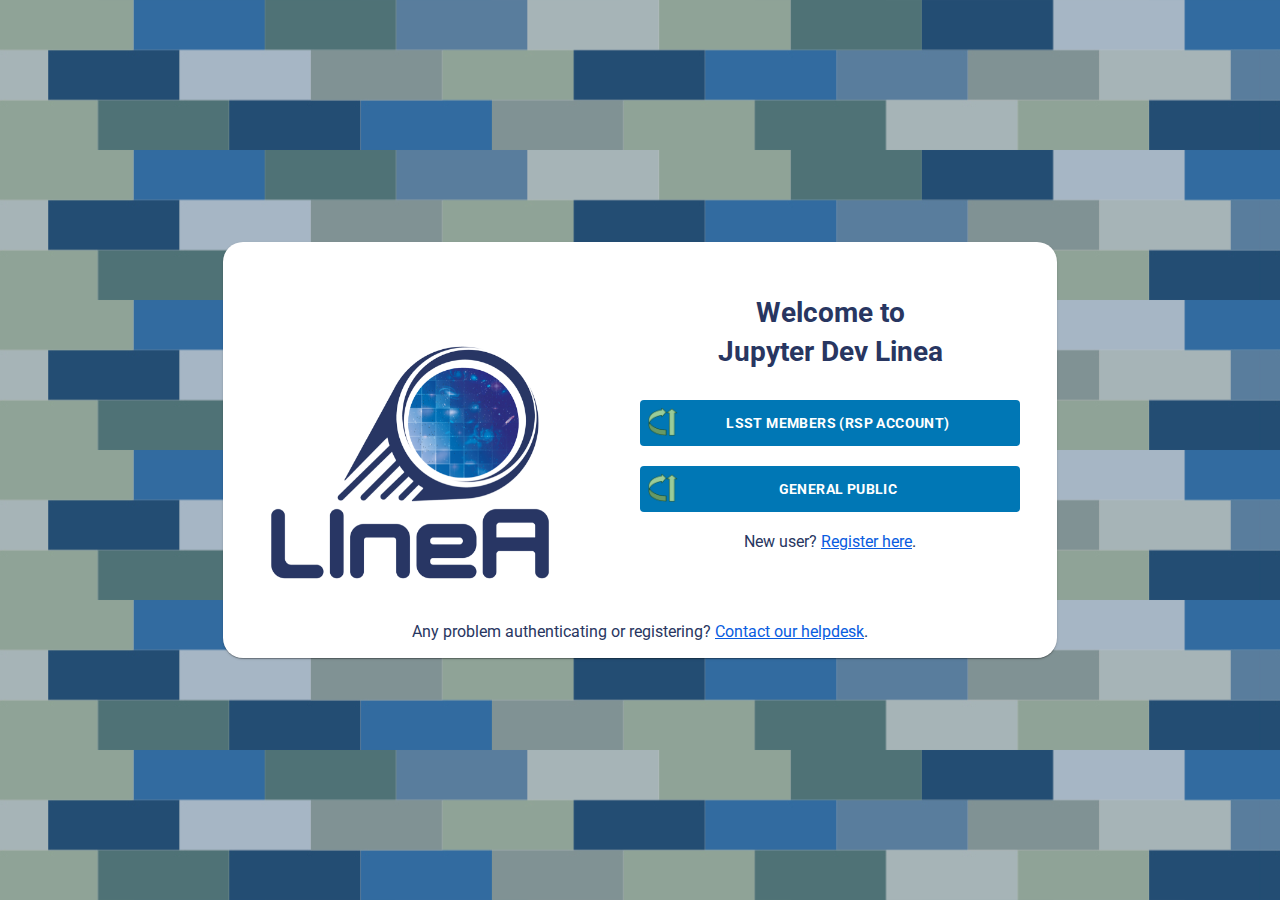
<file: eds-dev/index.html>
<!DOCTYPE html>
<html lang="en">
  <head>
    <meta charset="UTF-8" />
    <meta http-equiv="X-UA-Compatible" content="IE=edge" />
    <meta name="viewport" content="width=device-width, initial-scale=1.0" />
    
    <link rel="preconnect" href="https://fonts.gstatic.com" />
    <link href="https://fonts.googleapis.com/css2?family=Roboto:wght@400;700&display=swap" rel="stylesheet"/>
    <link rel="stylesheet" type="text/css" href="styles.css">
    <link rel="shortcut icon" type="imagex/png" href="images/favicon.png">
  </head>

  <body class="container">
    <div class="card">
      <div class="row">
        <div class="col-md-6">
          <div class="logo">
            <img src="images/linea-logo.png" alt="LIneA Logo" />
          </div>
        </div>

        <div class="col-md-6">
          <div class="card-header">
            <h3 style="margin-bottom: 0px; margin-top: 2.3rem;"> Welcome to </h3>
            <h3 id="edsTitle"></h3>
          </div>

          <!---div class="MuiFormControl-root">
            <a href="javascript:void(0);" onclick="window.location.href = config.generateLoginUrl('cafe');" class="btn btn-cafe">
              <div class="cafe-icon-wrapper">
                <img class="cafe-icon" src="/eds/images/cafe_logo.png" />
              </div>
              <span>Login with CAFe</span>
            </a>
          </div-->
        
          <div class="MuiFormControl-root" >
            <a href="javascript:void(0);" onclick="window.location.href = config.generateLoginUrl('rubin');" class="btn btn-cilogon">
              <div class="cilogon-icon-wrapper">
                <img class="cilogon-icon" src="images/cilogon_logo.png" />
              </div>
              <span style="margin-left: 1rem;">LSST Members (RSP Account)</span>
            </a>
          </div>

          <div class="MuiFormControl-root" >
            <a href="javascript:void(0);" onclick="window.location.href = config.generateLoginUrl('cilogon');" class="btn btn-cilogon">
              <div class="cilogon-icon-wrapper">
                <img class="cilogon-icon" src="images/cilogon_logo.png" />
              </div>
              <span style="margin-left: 1rem;">General Public</span>
            </a>
          </div>

          <!--div class="MuiFormControl-root" style="margin-bottom: 5px;">
            <a href="javascript:void(0);" onclick="window.location.href = config.generateLoginUrl('google');" class="btn btn-cilogon">
              <div class="cilogon-icon-wrapper">
                <img class="cilogon-icon" src="/eds/images/google_logo.png" />
              </div>
              <span>Login with Google</span>
            </a>
          </div-->

          <p class="new-user">
            New user? <a href="https://docs.linea.org.br/primeiros_passos.html" target="_blank" style="color: #095ce0;">Register here</a>.
          </p>
        </div>
      </div>

      <div class="terms-and-info">
        <p style="color: #283661; margin-top: 2rem; margin-bottom: 0rem; text-align: center;">
          Any problem authenticating or registering? <a href="mailto:helpdesk@linea.org.br" target="_blank">Contact our helpdesk</a>.
        </p>
      </div>
    </div>
    
    <script src="config.js"></script>
  </body>
</html>
</file>
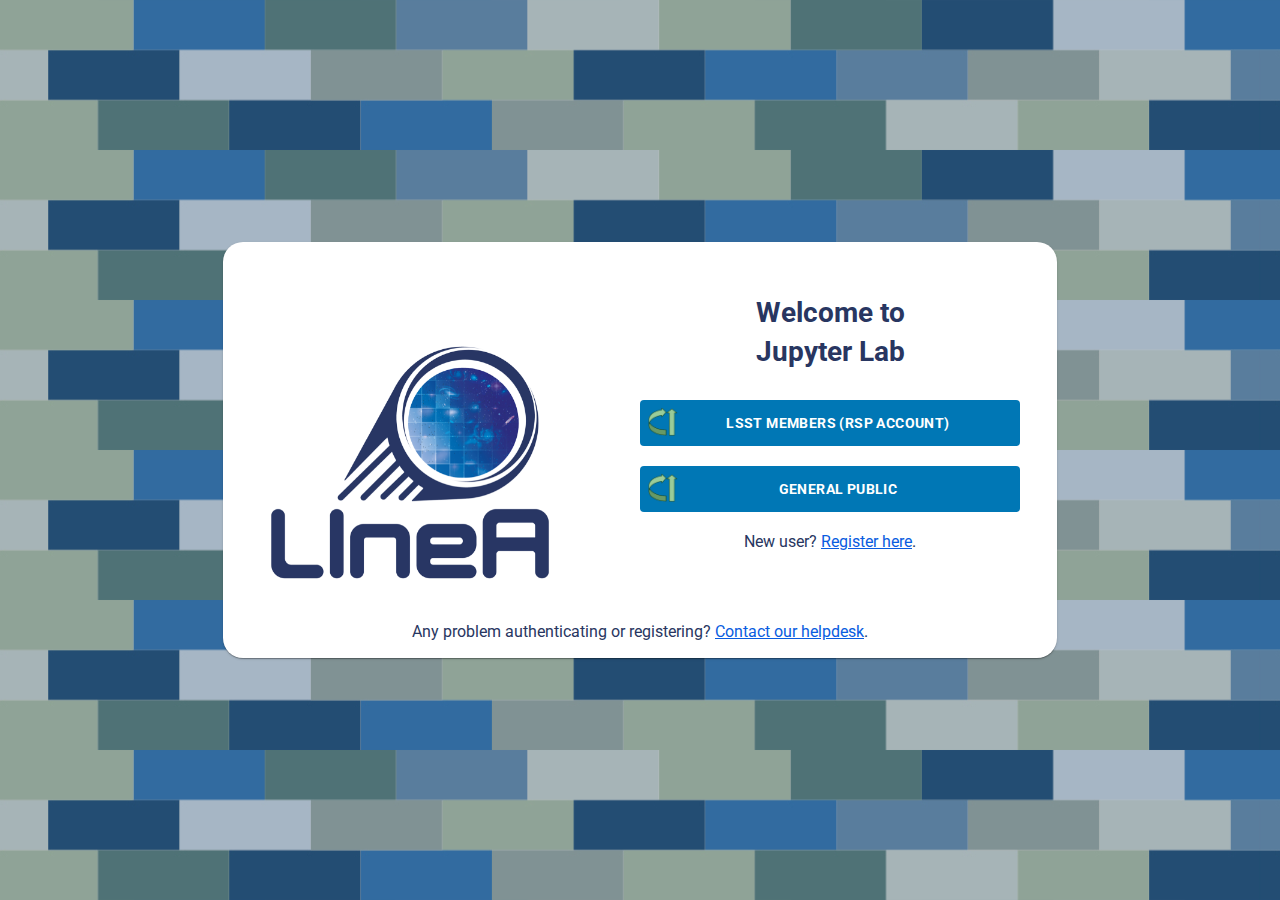
<file: eds/index.html>
<!DOCTYPE html>
<html lang="en">
  <head>
    <meta charset="UTF-8" />
    <meta http-equiv="X-UA-Compatible" content="IE=edge" />
    <meta name="viewport" content="width=device-width, initial-scale=1.0" />
    
    <link rel="preconnect" href="https://fonts.gstatic.com" />
    <link href="https://fonts.googleapis.com/css2?family=Roboto:wght@400;700&display=swap" rel="stylesheet"/>
    <link rel="stylesheet" type="text/css" href="styles.css">
    <link rel="shortcut icon" type="imagex/png" href="images/favicon.png">
  </head>

  <body class="container">
    <div class="card">
      <div class="row">
        <div class="col-md-6">
          <div class="logo">
            <img src="images/linea-logo.png" alt="LIneA Logo" />
          </div>
        </div>

        <div class="col-md-6">
          <div class="card-header">
            <h3 style="margin-bottom: 0px; margin-top: 2.3rem;"> Welcome to </h3>
            <h3 id="edsTitle"></h3>
          </div>

          <!---div class="MuiFormControl-root">
            <a href="javascript:void(0);" onclick="window.location.href = config.generateLoginUrl('cafe');" class="btn btn-cafe">
              <div class="cafe-icon-wrapper">
                <img class="cafe-icon" src="/eds/images/cafe_logo.png" />
              </div>
              <span>Login with CAFe</span>
            </a>
          </div-->
        
          <div class="MuiFormControl-root" >
            <a href="javascript:void(0);" onclick="window.location.href = config.generateLoginUrl('rubin');" class="btn btn-cilogon">
              <div class="cilogon-icon-wrapper">
                <img class="cilogon-icon" src="images/cilogon_logo.png" />
              </div>
              <span style="margin-left: 1rem;">LSST Members (RSP Account)</span>
            </a>
	  </div>

          <div class="MuiFormControl-root" >
            <a href="javascript:void(0);" onclick="window.location.href = config.generateLoginUrl('cilogon');" class="btn btn-cilogon">
              <div class="cilogon-icon-wrapper">
                <img class="cilogon-icon" src="images/cilogon_logo.png" />
              </div>
              <span style="margin-left: 1rem;">General Public</span>
            </a>
          </div>

          <!--div class="MuiFormControl-root" style="margin-bottom: 5px;">
            <a href="javascript:void(0);" onclick="window.location.href = config.generateLoginUrl('google');" class="btn btn-cilogon">
              <div class="cilogon-icon-wrapper">
                <img class="cilogon-icon" src="/eds/images/google_logo.png" />
              </div>
              <span>Login with Google</span>
            </a>
          </div-->

          <p class="new-user">
            New user? <a href="https://docs.linea.org.br/primeiros_passos.html" target="_blank" style="color: #095ce0;">Register here</a>.
          </p>
        </div>
      </div>

      <div class="terms-and-info">
        <p style="color: #283661; margin-top: 2rem; margin-bottom: 0rem; text-align: center;">
          Any problem authenticating or registering? <a href="mailto:helpdesk@linea.org.br" target="_blank">Contact our helpdesk</a>.
        </p>
      </div>
    </div>
    
    <script src="config.js"></script>
  </body>
</html>
</file>
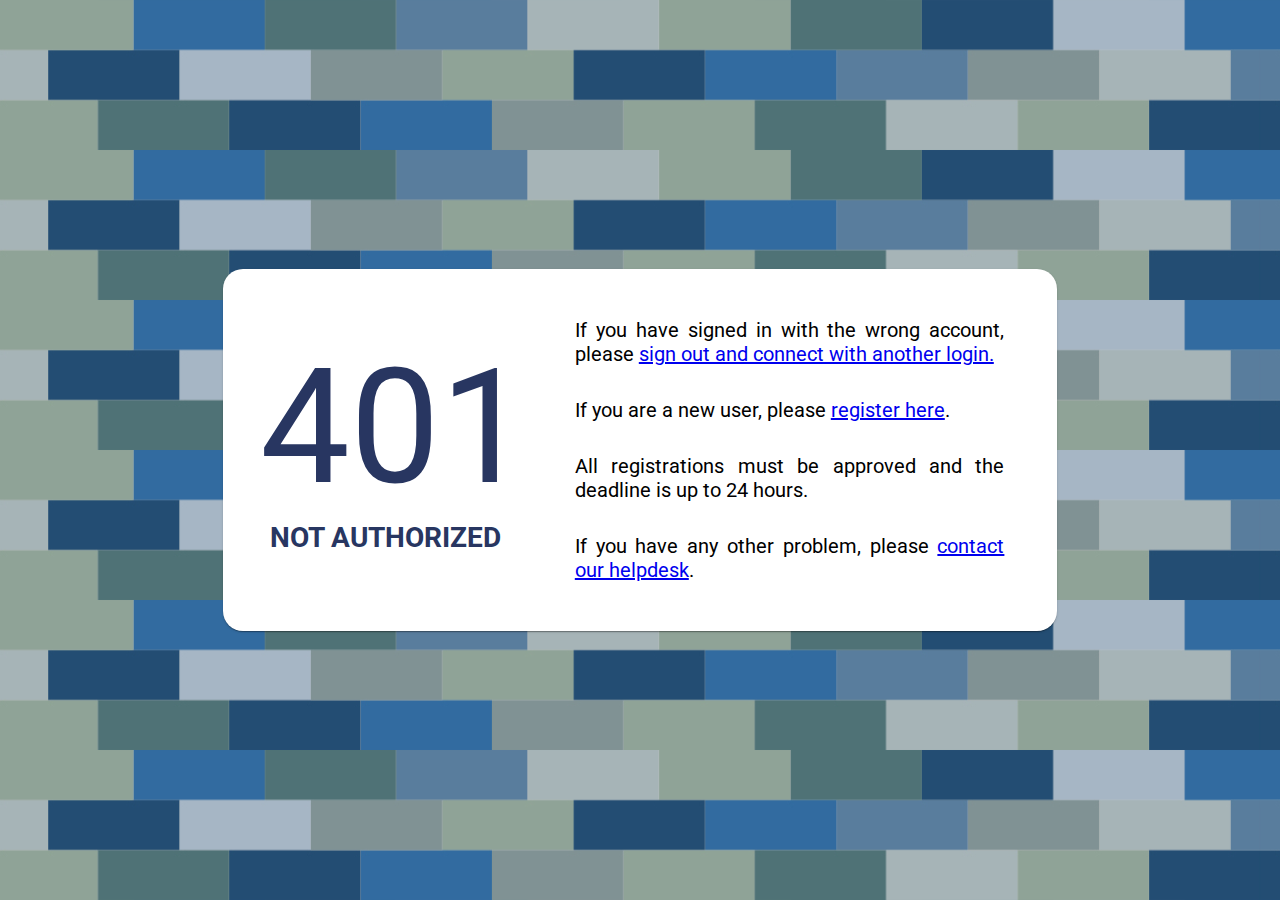
<file: eds-dev/not_authorized.html>
<!DOCTYPE html>
<html lang="en">
  <head>
    <meta charset="UTF-8" />
    <meta http-equiv="X-UA-Compatible" content="IE=edge" />
    <meta name="viewport" content="width=device-width, initial-scale=1.0" />
    
    <link rel="preconnect" href="https://fonts.gstatic.com" />
    <link href="https://fonts.googleapis.com/css2?family=Roboto:wght@400;700&display=swap" rel="stylesheet"/>
    <link rel="stylesheet" type="text/css" href="styles_401.css">
    <link rel="shortcut icon" type="imagex/png" href="/eds/images/favicon.png">
  </head>

  <body class="container">
    <div class="card">
      <div class="row" style="align-items: center;">
        <div class="col-md-4" style="align-content: center;">
          <div class="erro">
            401
          </div>
          <div class="card-header">
            <h3 style="margin-bottom: 3rem; margin-top: 0px; align-content: center;">
                NOT AUTHORIZED
            </h3>
          </div>
        </div>

        <div class="col-md-8" style="font-size: 20px;">
          <p class="text" style="margin-top: 0;">
            If you have signed in with the wrong account, please
            <a href="http://jupyter.linea.org.br/Shibboleth.sso/Logout?return=http://jupyter.linea.org.br">
                sign out and connect with another login.
            </a>
          </p>
          <p class="text">
            If you are a new user, please <a href="https://docs.linea.org.br/primeiros_passos.html">register here</a>.
          </p>
          <p class="text">
            All registrations must be approved and the deadline is up to 24 hours.
          </p>
          <p class="text" style="margin-bottom: 0;">
            If you have any other problem, please <a href="malito:helpdesk@linea.org.br" target="_blank">contact our helpdesk</a>.
          </p>
        </div>
      </div>
    </div>
  </body>
</html>
</file>
<file: eds-dev/styles.css>
html,
body {
  height: 100%;
}

body.container {
  background-image: url('/eds/images/background.jpg');
  background-repeat: round;
  background-attachment: fixed;
  width: 100% !important;

  display: flex;
  align-items: center;
  justify-content: center;

  font-family: Roboto, sans-serif;

  padding: 0;
  margin: 0;
}

@media only screen and (min-device-width: 768px){
  .logo {
    max-width: 500px;
    margin: 5rem 5rem 0 0;
  }
  
  .logo img {
    max-width: 100%;
    height: auto;
    width: 100%;
  }
  
  .row{
    --bs-gutter-x: 1.5rem;
    --bs-gutter-y: 0;
    display: flex;
    flex-wrap: nowrap;
    margin-top: calc(var(--bs-gutter-y) * -1);
    margin-right: calc(var(--bs-gutter-x) * -.5);
    margin-left: calc(var(--bs-gutter-x) * -.5);
    padding: 0 2rem;
  }

  .col-md-6{
    flex: 0 0 auto;
    width: 50%;
  }
}

@media only screen and (max-device-width: 767px){
  .logo {
    max-width: 250px;
    margin: auto;
  }
  
  .logo img {
    max-width: 100%;
    height: auto;
    width: 100%;
  }
  
  .col-md-6{
    flex: 0 0 auto;
    width: 100%;
  }
}

.card {
  background-color: #fff;
  padding: 16px;
  margin: 2rem;
  border-radius: 20px;
  border: 1px solid rgba(255, 255, 255, 0.12);
  box-shadow: 0px 2px 1px -1px rgba(0, 0, 0, 0.2), 0px 1px 1px 0px rgba(0, 0, 0, 0.14),
    0px 1px 3px 0px rgba(0, 0, 0, 0.12);
}

.container .card {
  max-width: 800px;
}

.card form {
  display: flex;
  flex-direction: column;
}

.card-header {
  display: flex;
  flex-direction: column;
  justify-content: flex-start;
  align-items: center;
  margin-bottom: 12px;
}

.card-header h3 {
  margin: 6px 0 10px;
  color: #283661;
  font-weight: bold;
  font-size: 28px;
}

.card .MuiFormControl-root {
  border: 0;
  display: inline-flex;
  padding: 0;
  position: relative;
  min-width: 0;
  flex-direction: column;
  vertical-align: top;
  margin: 10px 0;
  width: 100%;
}

.card .MuiInputLabel-root {
  color: #666;
  padding: 0;
  font-size: 16px;
  font-weight: 700;
  line-height: 1;
  letter-spacing: 0.00938em;

  z-index: 1;
  transform: translate(14px, -6px) scale(0.75);
  pointer-events: none;

  transition: color 200ms cubic-bezier(0, 0, 0.2, 1) 0ms,
    transform 200ms cubic-bezier(0, 0, 0.2, 1) 0ms;

  top: 0;
  left: 0;
  position: absolute;
}

.MuiFormControl-root .btn {
  width: 100%;
  padding: 8px 16px;
  font-size: 14px;
  box-sizing: border-box;
  transition: background-color 250ms cubic-bezier(0.4, 0, 0.2, 1) 0ms,
    box-shadow 250ms cubic-bezier(0.4, 0, 0.2, 1) 0ms,
    border 250ms cubic-bezier(0.4, 0, 0.2, 1) 0ms;
  font-weight: 700;
  line-height: 2;
  border-radius: 4px;
  letter-spacing: 0.02857em;
  text-transform: uppercase;
  background-color: #283661;
  color: #fff;
  display: inline-block;
  margin-bottom: 0;
  font-weight: 700;
  text-align: center;
  touch-action: manipulation;
  cursor: pointer;
  border: 1px solid transparent;
  user-select: none;
  text-decoration: none;
}

.MuiFormControl-root .btn:hover,
.MuiFormControl-root .btn:active,
.MuiFormControl-root .btn:focus {
  color: #fff;
}

.MuiFormControl-root .btn.btn-google .google-icon-wrapper .google-icon {
  position: absolute;
  margin-top: 8px;
  margin-left: 7px;
  left: 0;
  top: 0;
  max-width: 30px;
}

.MuiFormControl-root .btn.btn-google:active {
  background: #1669f2;
}

.MuiFormControl-root .btn.btn-facebook {
  background-color: rgb(60, 90, 154);
}

.MuiFormControl-root .btn.btn-facebook .facebook-icon-wrapper .facebook-icon {
  position: absolute;
  left: 4px;
  top: 50%;
  transform: translateY(-50%);
}

.MuiFormControl-root .btn.btn-cilogon {
  background-color: rgb(0, 119, 181);
}

.MuiFormControl-root .btn.btn-cilogon .cilogon-icon-wrapper .cilogon-icon {
  position: absolute;
  margin-top: 7px;
  margin-left: 8px;
  left: 0;
  top: 0;
  max-width: 30px;
}

.MuiFormControl-root .btn.btn-cafe .cafe-icon-wrapper .cafe-icon {
  position: absolute;
  margin-top: 5px;
  margin-left: 8px;
  left: 0;
  top: 0;
  max-width: 30px;
}

.MuiFormControl-root .btn.btn-cafe {
  background-color: rgb(0, 119, 181);
}

.new-user{
  color: #283661;
  text-align: center;
  margin-top: 10px;
}

.terms-and-info {
  margin: 0 8px;
  max-width: 100%;
  text-align: justify;
}
.terms-and-info a,
.terms-and-info a:hover {
  color: #095ce0;
}
</file>
<file: eds/styles.css>
html,
body {
  height: 100%;
}

body.container {
  background-image: url('/eds/images/background.jpg');
  background-repeat: round;
  background-attachment: fixed;
  width: 100% !important;

  display: flex;
  align-items: center;
  justify-content: center;

  font-family: Roboto, sans-serif;

  padding: 0;
  margin: 0;
}

@media only screen and (min-device-width: 768px){
  .logo {
    max-width: 500px;
    margin: 5rem 5rem 0 0;
  }
  
  .logo img {
    max-width: 100%;
    height: auto;
    width: 100%;
  }
  
  .row{
    --bs-gutter-x: 1.5rem;
    --bs-gutter-y: 0;
    display: flex;
    flex-wrap: nowrap;
    margin-top: calc(var(--bs-gutter-y) * -1);
    margin-right: calc(var(--bs-gutter-x) * -.5);
    margin-left: calc(var(--bs-gutter-x) * -.5);
    padding: 0 2rem;
  }

  .col-md-6{
    flex: 0 0 auto;
    width: 50%;
  }
}

@media only screen and (max-device-width: 767px){
  .logo {
    max-width: 250px;
    margin: auto;
  }
  
  .logo img {
    max-width: 100%;
    height: auto;
    width: 100%;
  }
  
  .col-md-6{
    flex: 0 0 auto;
    width: 100%;
  }
}

.card {
  background-color: #fff;
  padding: 16px;
  margin: 2rem;
  border-radius: 20px;
  border: 1px solid rgba(255, 255, 255, 0.12);
  box-shadow: 0px 2px 1px -1px rgba(0, 0, 0, 0.2), 0px 1px 1px 0px rgba(0, 0, 0, 0.14),
    0px 1px 3px 0px rgba(0, 0, 0, 0.12);
}

.container .card {
  max-width: 800px;
}

.card form {
  display: flex;
  flex-direction: column;
}

.card-header {
  display: flex;
  flex-direction: column;
  justify-content: flex-start;
  align-items: center;
  margin-bottom: 12px;
}

.card-header h3 {
  margin: 6px 0 10px;
  color: #283661;
  font-weight: bold;
  font-size: 28px;
}

.card .MuiFormControl-root {
  border: 0;
  display: inline-flex;
  padding: 0;
  position: relative;
  min-width: 0;
  flex-direction: column;
  vertical-align: top;
  margin: 10px 0;
  width: 100%;
}

.card .MuiInputLabel-root {
  color: #666;
  padding: 0;
  font-size: 16px;
  font-weight: 700;
  line-height: 1;
  letter-spacing: 0.00938em;

  z-index: 1;
  transform: translate(14px, -6px) scale(0.75);
  pointer-events: none;

  transition: color 200ms cubic-bezier(0, 0, 0.2, 1) 0ms,
    transform 200ms cubic-bezier(0, 0, 0.2, 1) 0ms;

  top: 0;
  left: 0;
  position: absolute;
}

.MuiFormControl-root .btn {
  width: 100%;
  padding: 8px 16px;
  font-size: 14px;
  box-sizing: border-box;
  transition: background-color 250ms cubic-bezier(0.4, 0, 0.2, 1) 0ms,
    box-shadow 250ms cubic-bezier(0.4, 0, 0.2, 1) 0ms,
    border 250ms cubic-bezier(0.4, 0, 0.2, 1) 0ms;
  font-weight: 700;
  line-height: 2;
  border-radius: 4px;
  letter-spacing: 0.02857em;
  text-transform: uppercase;
  background-color: #283661;
  color: #fff;
  display: inline-block;
  margin-bottom: 0;
  font-weight: 700;
  text-align: center;
  touch-action: manipulation;
  cursor: pointer;
  border: 1px solid transparent;
  user-select: none;
  text-decoration: none;
}

.MuiFormControl-root .btn:hover,
.MuiFormControl-root .btn:active,
.MuiFormControl-root .btn:focus {
  color: #fff;
}

.MuiFormControl-root .btn.btn-google .google-icon-wrapper .google-icon {
  position: absolute;
  margin-top: 8px;
  margin-left: 7px;
  left: 0;
  top: 0;
  max-width: 30px;
}

.MuiFormControl-root .btn.btn-google:active {
  background: #1669f2;
}

.MuiFormControl-root .btn.btn-facebook {
  background-color: rgb(60, 90, 154);
}

.MuiFormControl-root .btn.btn-facebook .facebook-icon-wrapper .facebook-icon {
  position: absolute;
  left: 4px;
  top: 50%;
  transform: translateY(-50%);
}

.MuiFormControl-root .btn.btn-cilogon {
  background-color: rgb(0, 119, 181);
}

.MuiFormControl-root .btn.btn-cilogon .cilogon-icon-wrapper .cilogon-icon {
  position: absolute;
  margin-top: 7px;
  margin-left: 8px;
  left: 0;
  top: 0;
  max-width: 30px;
}

.MuiFormControl-root .btn.btn-cafe .cafe-icon-wrapper .cafe-icon {
  position: absolute;
  margin-top: 5px;
  margin-left: 8px;
  left: 0;
  top: 0;
  max-width: 30px;
}

.MuiFormControl-root .btn.btn-cafe {
  background-color: rgb(0, 119, 181);
}

.new-user{
  color: #283661;
  text-align: center;
  margin-top: 10px;
}

.terms-and-info {
  margin: 0 8px;
  max-width: 100%;
  text-align: justify;
}
.terms-and-info a,
.terms-and-info a:hover {
  color: #095ce0;
}
</file>
<file: eds-dev/styles_401.css>
html,
body {
    height: 100%;
}

body.container {
    background-image: url('/eds/images/background.jpg');
    background-repeat: round;
    background-attachment: fixed;
    width: 100% !important;

    display: flex;
    align-items: center;
    justify-content: center;

    font-family: Roboto, sans-serif;

    padding: 0;
    margin: 0;
}

@media only screen and (min-device-width: 768px){
    .row{
        --bs-gutter-x: 1.5rem;
        --bs-gutter-y: 0;
        display: flex;
        flex-wrap: nowrap;
        margin-top: calc(var(--bs-gutter-y) * -1);
        margin-right: calc(var(--bs-gutter-x) * -.5);
        margin-left: calc(var(--bs-gutter-x) * -.5);
        padding: 0 2rem;
    }

    .erro{
        font-size: 10rem;
        margin: 3rem 0 0;
        text-align: center;
        color: #283661;
    }

    .text{
        margin: 0 8px 2rem 4rem;
        max-width: 100%;
        text-align: justify;
    }

    .col-md-8{
        flex: 0 0 auto;
        width: 66%;
        text-align: center;
    }

    .col-md-4{
        flex: 0 0 auto;
        width: 33%;
    }
}

@media only screen and (max-device-width: 767px){
    .erro{
        font-size: 10rem;
        margin: 1rem 0 0;
        text-align: center;
        color: #283661;
    }

    .text{
        margin: 0 8px 2rem 0;
        max-width: 100%;
        text-align: center;
    }

    .col-md-4 .col-md-8{
        flex: 0 0 auto;
        width: 100%;
        margin: 0;
    }
}

.card {
    background-color: #fff;
    padding: 16px;
    margin: 2rem;
    border-radius: 20px;
    border: 1px solid rgba(255, 255, 255, 0.12);
    box-shadow: 0px 2px 1px -1px rgba(0, 0, 0, 0.2), 0px 1px 1px 0px rgba(0, 0, 0, 0.14),
        0px 1px 3px 0px rgba(0, 0, 0, 0.12);
}

.container .card {
    max-width: 800px
}

.card-header {
    display: flex;
    flex-direction: column;
    justify-content: flex-start;
    align-items: center;
    margin-bottom: 12px;
}

.card-header h3 {
    margin: 6px 0 10px;
    color: #283661;
    font-weight: bold;
    font-size: 28px;
}
</file>
